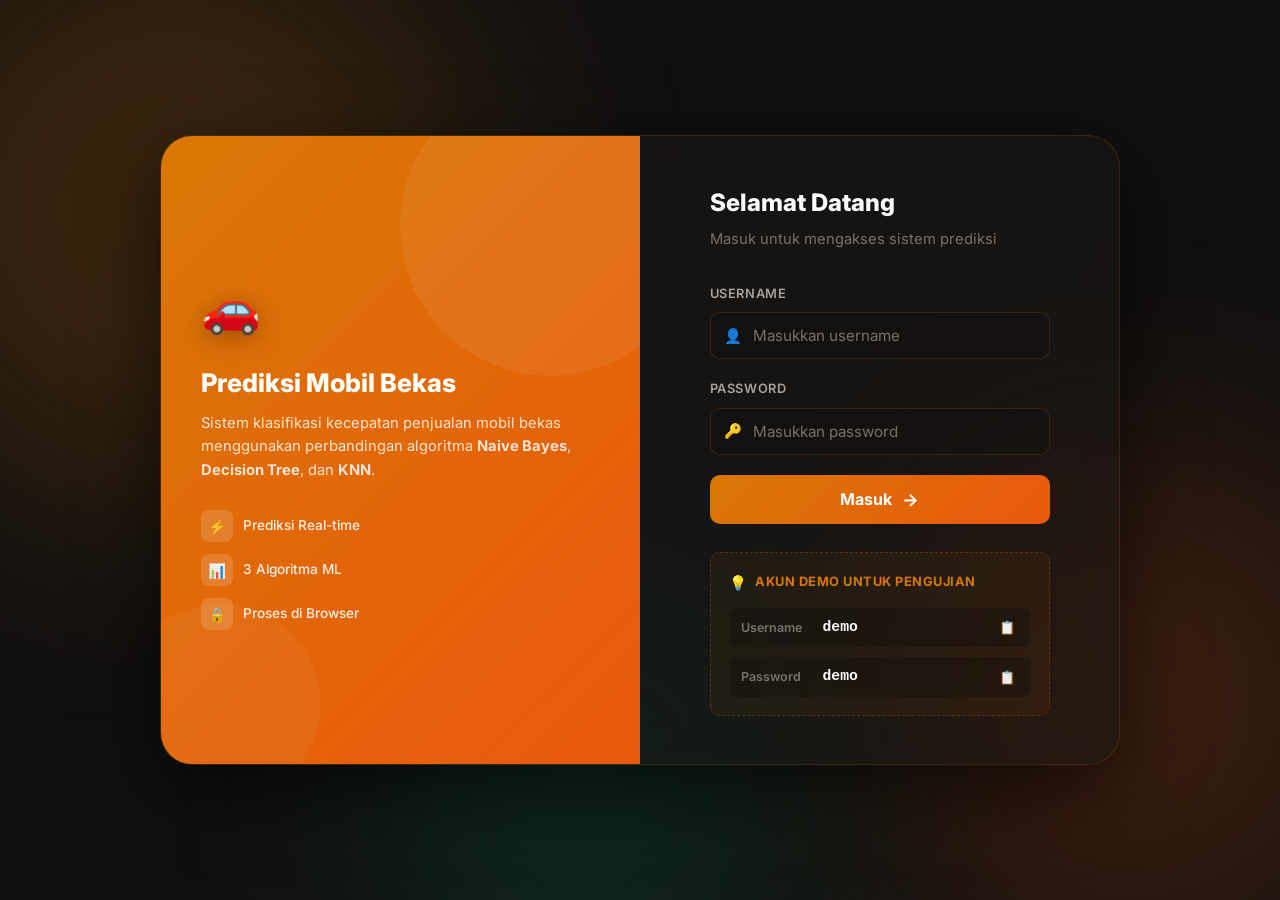
<file: public/login.html>
<!DOCTYPE html>
<html lang="id">

<head>
  <meta charset="UTF-8">
  <meta name="viewport" content="width=device-width, initial-scale=1.0">
  <title>Login — Prediksi Mobil Bekas</title>
  <meta name="description" content="Login ke sistem prediksi penjualan mobil bekas menggunakan Machine Learning.">

  <!-- Google Font -->
  <link rel="preconnect" href="https://fonts.googleapis.com">
  <link rel="preconnect" href="https://fonts.gstatic.com" crossorigin>
  <link href="https://fonts.googleapis.com/css2?family=Inter:wght@400;500;600;700;800&display=swap" rel="stylesheet">

  <!-- Shared Styles -->
  <link rel="stylesheet" href="style.css">
</head>

<body class="login-body">

  <!-- ═══ Animated Background ═══ -->
  <div class="bg-blobs">
    <div class="blob"></div>
    <div class="blob"></div>
    <div class="blob"></div>
  </div>

  <!-- ═══ Login Container ═══ -->
  <div class="login-wrapper">

    <!-- Left Panel — Branding -->
    <div class="login-branding">
      <div class="brand-content">
        <div class="brand-icon">🚗</div>
        <h1>Prediksi Mobil Bekas</h1>
        <p>Sistem klasifikasi kecepatan penjualan mobil bekas menggunakan perbandingan algoritma <strong>Naive Bayes</strong>, <strong>Decision Tree</strong>, dan <strong>KNN</strong>.</p>
        <div class="brand-features">
          <div class="brand-feature">
            <span class="feature-icon">⚡</span>
            <span>Prediksi Real-time</span>
          </div>
          <div class="brand-feature">
            <span class="feature-icon">📊</span>
            <span>3 Algoritma ML</span>
          </div>
          <div class="brand-feature">
            <span class="feature-icon">🔒</span>
            <span>Proses di Browser</span>
          </div>
        </div>
      </div>
    </div>

    <!-- Right Panel — Login Form -->
    <div class="login-form-panel">
      <div class="login-form-container">
        <div class="login-header">
          <h2>Selamat Datang</h2>
          <p>Masuk untuk mengakses sistem prediksi</p>
        </div>

        <form id="login-form" autocomplete="off">
          <div class="login-field">
            <label for="login-username">Username</label>
            <div class="input-wrapper">
              <span class="input-icon">👤</span>
              <input type="text" id="login-username" placeholder="Masukkan username" required>
            </div>
          </div>

          <div class="login-field">
            <label for="login-password">Password</label>
            <div class="input-wrapper">
              <span class="input-icon">🔑</span>
              <input type="password" id="login-password" placeholder="Masukkan password" required>
            </div>
          </div>

          <div id="login-error" class="login-error" style="display:none;">
            <span>⚠️</span>
            <span id="login-error-text">Username atau password salah</span>
          </div>

          <button type="submit" class="btn-login" id="btn-login">
            <span class="btn-text">Masuk</span>
            <span class="btn-arrow">→</span>
          </button>
        </form>

        <!-- Demo Credentials Info -->
        <div class="demo-credentials">
          <div class="demo-title">
            <span class="demo-icon">💡</span>
            Akun Demo untuk Pengujian
          </div>
          <div class="demo-fields">
            <div class="demo-field">
              <span class="demo-label">Username</span>
              <span class="demo-value" id="demo-user">demo</span>
              <button class="demo-copy" onclick="copyText('demo','demo-user')" title="Salin">📋</button>
            </div>
            <div class="demo-field">
              <span class="demo-label">Password</span>
              <span class="demo-value" id="demo-pass">demo</span>
              <button class="demo-copy" onclick="copyText('demo','demo-pass')" title="Salin">📋</button>
            </div>
          </div>
        </div>

      </div>
    </div>

  </div>

  <script>
    // Check if already logged in
    if (sessionStorage.getItem('loggedIn') === 'true') {
      window.location.href = 'index.html';
    }

    const loginForm = document.getElementById('login-form');
    const loginError = document.getElementById('login-error');
    const loginErrorText = document.getElementById('login-error-text');

    loginForm.addEventListener('submit', function (e) {
      e.preventDefault();
      const username = document.getElementById('login-username').value.trim();
      const password = document.getElementById('login-password').value.trim();

      if (username === 'demo' && password === 'demo') {
        sessionStorage.setItem('loggedIn', 'true');
        sessionStorage.setItem('username', username);

        // Success animation
        const btn = document.getElementById('btn-login');
        btn.classList.add('success');
        btn.querySelector('.btn-text').textContent = '✅ Berhasil!';

        setTimeout(() => {
          window.location.href = 'index.html';
        }, 600);
      } else {
        loginError.style.display = 'flex';
        loginErrorText.textContent = 'Username atau password salah. Gunakan akun demo.';
        loginForm.classList.add('shake');
        setTimeout(() => loginForm.classList.remove('shake'), 500);
      }
    });

    function copyText(text, elementId) {
      navigator.clipboard.writeText(text).then(() => {
        const el = document.getElementById(elementId);
        const original = el.textContent;
        el.textContent = '✓ Disalin!';
        el.style.color = 'var(--accent-success)';
        setTimeout(() => {
          el.textContent = original;
          el.style.color = '';
        }, 1200);
      });
    }
  </script>

</body>

</html>
</file>
<file: public/style.css>
/* ============================================
   DESIGN SYSTEM — Prediksi Mobil Bekas
   Premium Dark — Warm Automotive Theme
   ============================================ */

/* ---------- Reset & Base ---------- */
*,
*::before,
*::after {
  margin: 0;
  padding: 0;
  box-sizing: border-box;
}

:root {
  /* Palette — Warm Automotive */
  --bg-primary: #111010;
  --bg-secondary: #1a1816;
  --bg-card: rgba(26, 24, 22, 0.65);
  --glass-border: rgba(217, 119, 6, 0.18);
  --glass-shadow: rgba(0, 0, 0, 0.50);
  --accent-1: #d97706;          /* Amber */
  --accent-2: #ea580c;          /* Orange */
  --accent-3: #059669;          /* Emerald */
  --accent-success: #10b981;
  --accent-warning: #f59e0b;
  --accent-danger: #ef4444;
  --text-primary: #fafaf9;
  --text-secondary: #a8a29e;
  --text-muted: #78716c;
  --gradient-hero: linear-gradient(135deg, #d97706 0%, #ea580c 40%, #059669 100%);
  --gradient-card: linear-gradient(145deg, rgba(217,119,6,0.07) 0%, rgba(5,150,105,0.04) 100%);
  --gradient-warm: linear-gradient(135deg, #d97706 0%, #ea580c 100%);
  --radius-sm: 10px;
  --radius-md: 16px;
  --radius-lg: 24px;
  --radius-xl: 32px;
  --transition: 0.3s cubic-bezier(0.4, 0, 0.2, 1);
}

html {
  scroll-behavior: smooth;
}

body {
  font-family: 'Inter', -apple-system, BlinkMacSystemFont, sans-serif;
  background: var(--bg-primary);
  color: var(--text-primary);
  line-height: 1.6;
  min-height: 100vh;
  overflow-x: hidden;
}

/* ---------- Animated BG Blobs ---------- */
.bg-blobs {
  position: fixed;
  inset: 0;
  z-index: 0;
  overflow: hidden;
  pointer-events: none;
}

.bg-blobs .blob {
  position: absolute;
  border-radius: 50%;
  filter: blur(120px);
  opacity: 0.20;
  animation: blobFloat 18s ease-in-out infinite alternate;
}

.bg-blobs .blob:nth-child(1) {
  width: 600px; height: 600px;
  background: var(--accent-1);
  top: -10%; left: -10%;
}

.bg-blobs .blob:nth-child(2) {
  width: 500px; height: 500px;
  background: var(--accent-2);
  top: 50%; right: -8%;
  animation-delay: -6s;
}

.bg-blobs .blob:nth-child(3) {
  width: 400px; height: 400px;
  background: var(--accent-3);
  bottom: -10%; left: 30%;
  animation-delay: -12s;
}

@keyframes blobFloat {
  0%   { transform: translate(0, 0) scale(1); }
  33%  { transform: translate(40px, -30px) scale(1.08); }
  66%  { transform: translate(-20px, 25px) scale(0.95); }
  100% { transform: translate(15px, -15px) scale(1.03); }
}

/* ---------- Layout ---------- */
.container {
  position: relative;
  z-index: 1;
  max-width: 1100px;
  margin: 0 auto;
  padding: 40px 20px 60px;
}

/* ---------- Glass Card ---------- */
.glass {
  background: var(--bg-card);
  backdrop-filter: blur(20px) saturate(1.4);
  -webkit-backdrop-filter: blur(20px) saturate(1.4);
  border: 1px solid var(--glass-border);
  border-radius: var(--radius-lg);
  box-shadow: 0 8px 32px var(--glass-shadow);
  transition: transform var(--transition), box-shadow var(--transition);
}

.glass:hover {
  transform: translateY(-2px);
  box-shadow: 0 14px 44px rgba(217,119,6,0.10), 0 8px 32px var(--glass-shadow);
}

/* ---------- Top Bar ---------- */
.top-bar {
  display: flex;
  align-items: center;
  justify-content: space-between;
  padding: 14px 24px;
  margin-bottom: 24px;
  border-radius: var(--radius-md);
  background: rgba(26, 24, 22, 0.7);
  backdrop-filter: blur(12px);
  border: 1px solid rgba(217,119,6,0.12);
}

.top-bar-user {
  display: flex;
  align-items: center;
  gap: 10px;
  font-size: 0.88rem;
  color: var(--text-secondary);
}

.top-bar-user .avatar {
  width: 32px; height: 32px;
  border-radius: 50%;
  background: var(--gradient-warm);
  display: flex;
  align-items: center;
  justify-content: center;
  font-size: 0.82rem;
  color: #fff;
  font-weight: 700;
}

.btn-logout {
  display: inline-flex;
  align-items: center;
  gap: 6px;
  padding: 8px 18px;
  border: 1px solid rgba(239,68,68,0.3);
  border-radius: var(--radius-sm);
  background: rgba(239,68,68,0.08);
  color: #fca5a5;
  font-family: inherit;
  font-size: 0.82rem;
  font-weight: 600;
  cursor: pointer;
  transition: all var(--transition);
}

.btn-logout:hover {
  background: rgba(239,68,68,0.18);
  border-color: rgba(239,68,68,0.5);
  color: #fecaca;
}

/* ---------- Hero ---------- */
.hero {
  text-align: center;
  padding: 56px 32px 48px;
  margin-bottom: 36px;
  background: var(--gradient-card);
  overflow: hidden;
  position: relative;
}

.hero::before {
  content: '';
  position: absolute;
  inset: -2px;
  border-radius: var(--radius-lg);
  padding: 2px;
  background: var(--gradient-hero);
  -webkit-mask: linear-gradient(#fff 0 0) content-box, linear-gradient(#fff 0 0);
  mask: linear-gradient(#fff 0 0) content-box, linear-gradient(#fff 0 0);
  -webkit-mask-composite: xor;
  mask-composite: exclude;
  pointer-events: none;
}

.hero-badge {
  display: inline-flex;
  align-items: center;
  gap: 6px;
  padding: 6px 16px;
  border-radius: 999px;
  background: rgba(217,119,6,0.12);
  border: 1px solid rgba(217,119,6,0.25);
  font-size: 0.78rem;
  font-weight: 600;
  letter-spacing: 0.5px;
  text-transform: uppercase;
  color: var(--accent-1);
  margin-bottom: 18px;
}

.hero-badge .dot {
  width: 7px; height: 7px;
  border-radius: 50%;
  background: var(--accent-success);
  animation: pulse 2s ease-in-out infinite;
}

@keyframes pulse {
  0%, 100% { opacity: 1; transform: scale(1); }
  50% { opacity: 0.5; transform: scale(0.8); }
}

.hero h1 {
  font-size: clamp(1.8rem, 4vw, 2.6rem);
  font-weight: 800;
  background: var(--gradient-hero);
  -webkit-background-clip: text;
  background-clip: text;
  -webkit-text-fill-color: transparent;
  margin-bottom: 12px;
  line-height: 1.2;
}

.hero p {
  color: var(--text-secondary);
  font-size: 1.05rem;
  max-width: 540px;
  margin: 0 auto;
}

/* ---------- Section Titles ---------- */
.section-title {
  display: flex;
  align-items: center;
  gap: 12px;
  margin-bottom: 24px;
  font-size: 1.2rem;
  font-weight: 700;
}

.section-title .icon {
  display: inline-flex;
  align-items: center;
  justify-content: center;
  width: 36px; height: 36px;
  border-radius: var(--radius-sm);
  background: rgba(217,119,6,0.12);
  color: var(--accent-1);
  font-size: 1.1rem;
}

/* ---------- Form Card ---------- */
.form-card {
  padding: 32px;
  margin-bottom: 36px;
}

.form-grid {
  display: grid;
  grid-template-columns: repeat(auto-fit, minmax(220px, 1fr));
  gap: 20px;
}

.form-group {
  display: flex;
  flex-direction: column;
  gap: 8px;
}

.form-group label {
  font-size: 0.82rem;
  font-weight: 600;
  text-transform: uppercase;
  letter-spacing: 0.6px;
  color: var(--text-secondary);
}

.form-group select,
.form-group input {
  appearance: none;
  -webkit-appearance: none;
  width: 100%;
  padding: 12px 16px;
  border-radius: var(--radius-sm);
  border: 1px solid rgba(217,119,6,0.18);
  background: rgba(20, 18, 16, 0.7);
  color: var(--text-primary);
  font-family: inherit;
  font-size: 0.95rem;
  outline: none;
  transition: border-color var(--transition), box-shadow var(--transition);
}

.form-group select:focus,
.form-group input:focus {
  border-color: var(--accent-1);
  box-shadow: 0 0 0 3px rgba(217,119,6,0.12);
}

.form-group select {
  background-image: url("data:image/svg+xml,%3Csvg xmlns='http://www.w3.org/2000/svg' width='12' height='12' fill='%23a8a29e' viewBox='0 0 16 16'%3E%3Cpath d='M8 11L3 6h10z'/%3E%3C/svg%3E");
  background-repeat: no-repeat;
  background-position: right 14px center;
  padding-right: 36px;
  cursor: pointer;
}

.form-group select:disabled {
  opacity: 0.4;
  cursor: not-allowed;
  border-color: rgba(217,119,6,0.06);
  background-color: rgba(20, 18, 16, 0.35);
}

.form-group input::placeholder {
  color: var(--text-muted);
}

/* ---------- Predict Button ---------- */
.btn-predict {
  display: inline-flex;
  align-items: center;
  justify-content: center;
  gap: 10px;
  width: 100%;
  padding: 16px 32px;
  margin-top: 8px;
  border: none;
  border-radius: var(--radius-md);
  background: var(--gradient-warm);
  color: #fff;
  font-family: inherit;
  font-size: 1rem;
  font-weight: 700;
  letter-spacing: 0.3px;
  cursor: pointer;
  transition: transform var(--transition), box-shadow var(--transition), opacity var(--transition);
  position: relative;
  overflow: hidden;
}

.btn-predict::before {
  content: '';
  position: absolute;
  inset: 0;
  background: linear-gradient(90deg, transparent, rgba(255,255,255,0.15), transparent);
  transform: translateX(-100%);
  transition: transform 0.6s;
}

.btn-predict:hover::before {
  transform: translateX(100%);
}

.btn-predict:hover {
  transform: translateY(-2px);
  box-shadow: 0 8px 30px rgba(217,119,6,0.30);
}

.btn-predict:active {
  transform: translateY(0);
}

.btn-predict:disabled {
  opacity: 0.5;
  cursor: not-allowed;
  transform: none;
}

.btn-predict .spinner {
  width: 20px; height: 20px;
  border: 2.5px solid rgba(255,255,255,0.3);
  border-top-color: #fff;
  border-radius: 50%;
  animation: spin 0.7s linear infinite;
  display: none;
}

.btn-predict.loading .spinner {
  display: block;
}

.btn-predict.loading .btn-text {
  opacity: 0.7;
}

@keyframes spin {
  to { transform: rotate(360deg); }
}

/* ---------- Result Section ---------- */
.result-section {
  padding: 32px;
  margin-bottom: 36px;
  animation: fadeSlideUp 0.6s ease-out;
}

@keyframes fadeSlideUp {
  from { opacity: 0; transform: translateY(24px); }
  to   { opacity: 1; transform: translateY(0); }
}

/* ---------- Result Main Card ---------- */
.result-main {
  display: flex;
  align-items: center;
  gap: 24px;
  padding: 28px 32px;
  border-radius: var(--radius-md);
  background: var(--gradient-card);
  border: 1px solid var(--glass-border);
  margin-bottom: 24px;
}

.result-icon {
  flex-shrink: 0;
  width: 72px; height: 72px;
  border-radius: 50%;
  display: flex;
  align-items: center;
  justify-content: center;
  font-size: 2rem;
  animation: popIn 0.5s ease-out 0.2s both;
}

@keyframes popIn {
  from { transform: scale(0); opacity: 0; }
  to   { transform: scale(1); opacity: 1; }
}

.result-icon.fast {
  background: rgba(16,185,129,0.15);
  border: 1px solid rgba(16,185,129,0.3);
}

.result-icon.slow {
  background: rgba(245,158,11,0.15);
  border: 1px solid rgba(245,158,11,0.3);
}

.result-label {
  font-size: 0.82rem;
  font-weight: 600;
  text-transform: uppercase;
  letter-spacing: 0.8px;
  color: var(--text-muted);
  margin-bottom: 4px;
}

.result-value {
  font-size: 1.6rem;
  font-weight: 800;
}

.result-value.fast { color: var(--accent-success); }
.result-value.slow { color: var(--accent-warning); }

.result-confidence {
  font-size: 0.88rem;
  color: var(--text-secondary);
  margin-top: 4px;
}

/* ---------- Prediction Grid (3 Models) ---------- */
.prediction-grid {
  display: grid;
  grid-template-columns: repeat(3, 1fr);
  gap: 16px;
  margin-bottom: 24px;
}

.prediction-card {
  padding: 24px 16px;
  border-radius: var(--radius-md);
  background: var(--gradient-card);
  border: 1px solid var(--glass-border);
  text-align: center;
  transition: transform var(--transition), border-color var(--transition);
}

.prediction-card:hover {
  transform: translateY(-4px);
  border-color: rgba(217,119,6,0.35);
}

.prediction-card-header {
  font-size: 0.78rem;
  font-weight: 700;
  text-transform: uppercase;
  letter-spacing: 0.8px;
  color: var(--text-secondary);
  padding-bottom: 10px;
  border-bottom: 1px solid rgba(217,119,6,0.10);
}

@media (max-width: 768px) {
  .prediction-grid {
    grid-template-columns: 1fr;
  }
}

/* ---------- Input Summary Grid ---------- */
.summary-grid {
  display: grid;
  grid-template-columns: repeat(auto-fit, minmax(180px, 1fr));
  gap: 14px;
  margin-top: 20px;
}

.summary-item {
  padding: 16px;
  border-radius: var(--radius-sm);
  background: rgba(20, 18, 16, 0.5);
  border: 1px solid rgba(217,119,6,0.08);
}

.summary-item .label {
  font-size: 0.72rem;
  font-weight: 600;
  text-transform: uppercase;
  letter-spacing: 0.7px;
  color: var(--text-muted);
  margin-bottom: 6px;
}

.summary-item .value {
  font-size: 1rem;
  font-weight: 600;
  color: var(--text-primary);
}

/* ---------- Accuracy Section ---------- */
.accuracy-section {
  padding: 32px;
  margin-bottom: 36px;
}

.accuracy-grid {
  display: grid;
  grid-template-columns: repeat(auto-fit, minmax(200px, 1fr));
  gap: 18px;
  margin-bottom: 32px;
}

.accuracy-card {
  padding: 24px;
  border-radius: var(--radius-md);
  background: var(--gradient-card);
  border: 1px solid var(--glass-border);
  text-align: center;
  transition: transform var(--transition), border-color var(--transition);
}

.accuracy-card:hover {
  transform: translateY(-4px);
  border-color: rgba(217,119,6,0.35);
}

.accuracy-card .model-name {
  font-size: 0.82rem;
  font-weight: 600;
  text-transform: uppercase;
  letter-spacing: 0.6px;
  color: var(--text-secondary);
  margin-bottom: 10px;
}

.accuracy-card .accuracy-value {
  font-size: 2rem;
  font-weight: 800;
}

.accuracy-card .accuracy-bar {
  height: 4px;
  border-radius: 999px;
  background: rgba(255,255,255,0.06);
  margin-top: 14px;
  overflow: hidden;
}

.accuracy-card .accuracy-bar .fill {
  height: 100%;
  border-radius: 999px;
  transition: width 1.2s cubic-bezier(0.4, 0, 0.2, 1);
  width: 0;
}

.accuracy-card:nth-child(1) .accuracy-value { color: var(--accent-1); }
.accuracy-card:nth-child(1) .fill { background: var(--accent-1); }

.accuracy-card:nth-child(2) .accuracy-value { color: var(--accent-success); }
.accuracy-card:nth-child(2) .fill { background: var(--accent-success); }

.accuracy-card:nth-child(3) .accuracy-value { color: var(--accent-3); }
.accuracy-card:nth-child(3) .fill { background: var(--accent-3); }

.accuracy-card:nth-child(4) .accuracy-value { color: var(--accent-2); }
.accuracy-card:nth-child(4) .fill { background: var(--accent-2); }

/* ---------- Chart Container ---------- */
.chart-container {
  padding: 24px;
  border-radius: var(--radius-md);
  background: rgba(20, 18, 16, 0.4);
  border: 1px solid rgba(217,119,6,0.06);
}

.chart-container canvas {
  max-height: 340px;
}

/* ---------- Footer ---------- */
.footer {
  text-align: center;
  padding: 32px 20px;
  color: var(--text-muted);
  font-size: 0.82rem;
  border-top: 1px solid rgba(217,119,6,0.08);
  margin-top: 20px;
}

.footer a {
  color: var(--accent-1);
  text-decoration: none;
  transition: color var(--transition);
}

.footer a:hover {
  color: var(--accent-3);
}

/* ---------- Loading Overlay ---------- */
.model-loading {
  position: fixed;
  inset: 0;
  z-index: 999;
  display: flex;
  flex-direction: column;
  align-items: center;
  justify-content: center;
  gap: 20px;
  background: var(--bg-primary);
  transition: opacity 0.5s, visibility 0.5s;
}

.model-loading.hidden {
  opacity: 0;
  visibility: hidden;
  pointer-events: none;
}

.loading-spinner {
  width: 48px; height: 48px;
  border: 4px solid rgba(217,119,6,0.2);
  border-top-color: var(--accent-1);
  border-radius: 50%;
  animation: spin 0.8s linear infinite;
}

.loading-text {
  font-size: 1rem;
  font-weight: 600;
  color: var(--text-secondary);
}

.loading-sub {
  font-size: 0.82rem;
  color: var(--text-muted);
}

/* ---------- Toast ---------- */
.toast {
  position: fixed;
  bottom: 24px;
  right: 24px;
  z-index: 100;
  padding: 14px 22px;
  border-radius: var(--radius-sm);
  background: rgba(26, 24, 22, 0.92);
  backdrop-filter: blur(12px);
  border: 1px solid rgba(217,119,6,0.2);
  color: var(--text-primary);
  font-size: 0.88rem;
  font-weight: 500;
  transform: translateY(100px);
  opacity: 0;
  transition: transform 0.4s ease, opacity 0.4s ease;
}

.toast.show {
  transform: translateY(0);
  opacity: 1;
}

/* ============================================
   LOGIN PAGE STYLES
   ============================================ */

.login-body {
  display: flex;
  align-items: center;
  justify-content: center;
  min-height: 100vh;
  padding: 20px;
}

.login-wrapper {
  position: relative;
  z-index: 1;
  display: grid;
  grid-template-columns: 1fr 1fr;
  max-width: 960px;
  width: 100%;
  border-radius: var(--radius-xl);
  overflow: hidden;
  background: var(--bg-card);
  backdrop-filter: blur(20px) saturate(1.4);
  border: 1px solid var(--glass-border);
  box-shadow: 0 24px 80px rgba(0, 0, 0, 0.6);
  animation: loginAppear 0.7s ease-out;
}

@keyframes loginAppear {
  from { opacity: 0; transform: translateY(30px) scale(0.97); }
  to   { opacity: 1; transform: translateY(0) scale(1); }
}

/* -- Left Panel -- */
.login-branding {
  background: var(--gradient-warm);
  padding: 48px 40px;
  display: flex;
  align-items: center;
  justify-content: center;
  position: relative;
  overflow: hidden;
}

.login-branding::before {
  content: '';
  position: absolute;
  width: 300px; height: 300px;
  border-radius: 50%;
  background: rgba(255,255,255,0.06);
  top: -60px; right: -60px;
}

.login-branding::after {
  content: '';
  position: absolute;
  width: 200px; height: 200px;
  border-radius: 50%;
  background: rgba(255,255,255,0.04);
  bottom: -40px; left: -40px;
}

.brand-content {
  position: relative;
  z-index: 1;
}

.brand-icon {
  font-size: 3rem;
  margin-bottom: 20px;
  filter: drop-shadow(0 4px 12px rgba(0,0,0,0.3));
}

.login-branding h1 {
  font-size: 1.6rem;
  font-weight: 800;
  color: #fff;
  margin-bottom: 12px;
  line-height: 1.3;
}

.login-branding p {
  font-size: 0.92rem;
  color: rgba(255,255,255,0.82);
  line-height: 1.6;
  margin-bottom: 28px;
}

.brand-features {
  display: flex;
  flex-direction: column;
  gap: 12px;
}

.brand-feature {
  display: flex;
  align-items: center;
  gap: 10px;
  font-size: 0.85rem;
  font-weight: 500;
  color: rgba(255,255,255,0.9);
}

.feature-icon {
  width: 32px; height: 32px;
  border-radius: 8px;
  background: rgba(255,255,255,0.15);
  display: flex;
  align-items: center;
  justify-content: center;
  font-size: 0.9rem;
}

/* -- Right Panel (Login Form) -- */
.login-form-panel {
  padding: 48px 40px;
  display: flex;
  align-items: center;
  justify-content: center;
}

.login-form-container {
  width: 100%;
  max-width: 340px;
}

.login-header {
  margin-bottom: 32px;
}

.login-header h2 {
  font-size: 1.5rem;
  font-weight: 800;
  color: var(--text-primary);
  margin-bottom: 6px;
}

.login-header p {
  font-size: 0.92rem;
  color: var(--text-muted);
}

.login-field {
  margin-bottom: 20px;
}

.login-field label {
  display: block;
  font-size: 0.8rem;
  font-weight: 600;
  text-transform: uppercase;
  letter-spacing: 0.6px;
  color: var(--text-secondary);
  margin-bottom: 8px;
}

.input-wrapper {
  position: relative;
}

.input-wrapper .input-icon {
  position: absolute;
  left: 14px;
  top: 50%;
  transform: translateY(-50%);
  font-size: 0.9rem;
  pointer-events: none;
}

.input-wrapper input {
  width: 100%;
  padding: 13px 16px 13px 42px;
  border-radius: var(--radius-sm);
  border: 1px solid rgba(217,119,6,0.18);
  background: rgba(20, 18, 16, 0.7);
  color: var(--text-primary);
  font-family: inherit;
  font-size: 0.95rem;
  outline: none;
  transition: border-color var(--transition), box-shadow var(--transition);
}

.input-wrapper input:focus {
  border-color: var(--accent-1);
  box-shadow: 0 0 0 3px rgba(217,119,6,0.12);
}

.input-wrapper input::placeholder {
  color: var(--text-muted);
}

.login-error {
  display: flex;
  align-items: center;
  gap: 8px;
  padding: 12px 16px;
  border-radius: var(--radius-sm);
  background: rgba(239,68,68,0.08);
  border: 1px solid rgba(239,68,68,0.2);
  color: #fca5a5;
  font-size: 0.85rem;
  margin-bottom: 16px;
  animation: fadeSlideUp 0.3s ease-out;
}

.btn-login {
  display: flex;
  align-items: center;
  justify-content: center;
  gap: 10px;
  width: 100%;
  padding: 14px 24px;
  border: none;
  border-radius: var(--radius-sm);
  background: var(--gradient-warm);
  color: #fff;
  font-family: inherit;
  font-size: 1rem;
  font-weight: 700;
  cursor: pointer;
  transition: all var(--transition);
  position: relative;
  overflow: hidden;
}

.btn-login::before {
  content: '';
  position: absolute;
  inset: 0;
  background: linear-gradient(90deg, transparent, rgba(255,255,255,0.12), transparent);
  transform: translateX(-100%);
  transition: transform 0.6s;
}

.btn-login:hover::before {
  transform: translateX(100%);
}

.btn-login:hover {
  transform: translateY(-2px);
  box-shadow: 0 8px 30px rgba(217,119,6,0.30);
}

.btn-login .btn-arrow {
  font-size: 1.1rem;
  transition: transform 0.3s;
}

.btn-login:hover .btn-arrow {
  transform: translateX(4px);
}

.btn-login.success {
  background: var(--accent-success);
}

/* Demo Credentials Box */
.demo-credentials {
  margin-top: 28px;
  padding: 18px;
  border-radius: var(--radius-sm);
  background: rgba(217,119,6,0.06);
  border: 1px dashed rgba(217,119,6,0.25);
}

.demo-title {
  display: flex;
  align-items: center;
  gap: 8px;
  font-size: 0.8rem;
  font-weight: 700;
  text-transform: uppercase;
  letter-spacing: 0.5px;
  color: var(--accent-1);
  margin-bottom: 14px;
}

.demo-icon {
  font-size: 0.9rem;
}

.demo-fields {
  display: flex;
  flex-direction: column;
  gap: 10px;
}

.demo-field {
  display: flex;
  align-items: center;
  gap: 10px;
  padding: 8px 12px;
  border-radius: 8px;
  background: rgba(20, 18, 16, 0.5);
}

.demo-label {
  font-size: 0.78rem;
  font-weight: 600;
  color: var(--text-muted);
  min-width: 72px;
}

.demo-value {
  font-size: 0.92rem;
  font-weight: 700;
  color: var(--text-primary);
  font-family: 'Courier New', monospace;
  flex: 1;
  transition: color 0.3s;
}

.demo-copy {
  background: none;
  border: none;
  cursor: pointer;
  font-size: 0.82rem;
  padding: 4px;
  border-radius: 4px;
  transition: background 0.2s;
}

.demo-copy:hover {
  background: rgba(217,119,6,0.15);
}

/* Shake animation */
@keyframes shake {
  0%, 100% { transform: translateX(0); }
  20% { transform: translateX(-8px); }
  40% { transform: translateX(8px); }
  60% { transform: translateX(-5px); }
  80% { transform: translateX(5px); }
}

.shake {
  animation: shake 0.4s ease-out;
}

/* ---------- Responsive ---------- */
@media (max-width: 768px) {
  .container {
    padding: 20px 14px 40px;
  }

  .hero {
    padding: 36px 20px 32px;
  }

  .form-card,
  .result-section,
  .accuracy-section {
    padding: 22px 18px;
  }

  .result-main {
    flex-direction: column;
    text-align: center;
    padding: 24px 20px;
  }

  .form-grid {
    grid-template-columns: 1fr;
  }

  .accuracy-grid {
    grid-template-columns: repeat(2, 1fr);
  }

  .summary-grid {
    grid-template-columns: repeat(2, 1fr);
  }

  /* Login responsive */
  .login-wrapper {
    grid-template-columns: 1fr;
    max-width: 440px;
  }

  .login-branding {
    padding: 32px 28px;
  }

  .login-branding h1 {
    font-size: 1.3rem;
  }

  .login-form-panel {
    padding: 32px 28px;
  }

  .top-bar {
    flex-direction: column;
    gap: 12px;
    text-align: center;
  }
}

@media (max-width: 480px) {
  .accuracy-grid {
    grid-template-columns: 1fr;
  }

  .summary-grid {
    grid-template-columns: 1fr;
  }
}
</file>
